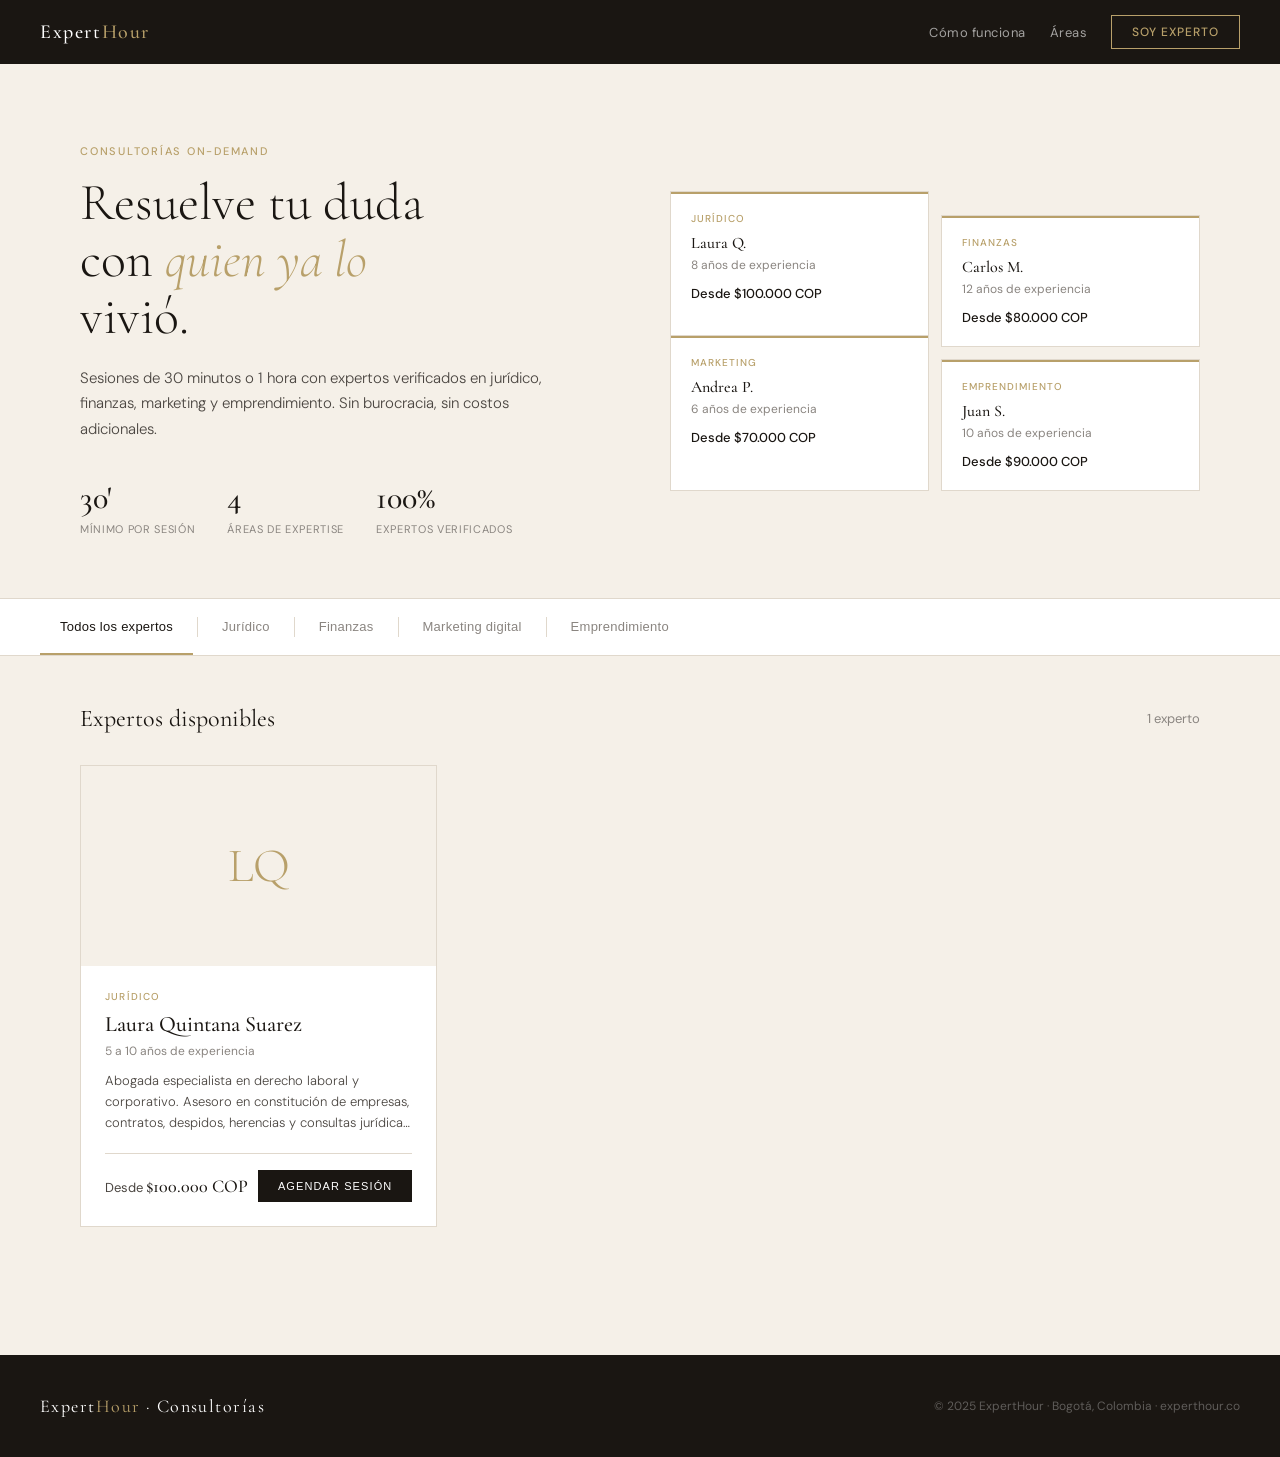
<file: experthour_plataforma.html>
<!DOCTYPE html>
<html lang="es">
<head>
<meta charset="UTF-8">
<meta name="viewport" content="width=device-width, initial-scale=1.0">
<title>ExpertHour — Consultorías</title>
<link rel="preconnect" href="https://fonts.googleapis.com">
<link href="https://fonts.googleapis.com/css2?family=Cormorant+Garamond:wght@300;400;500;600&family=DM+Sans:wght@300;400;500&display=swap" rel="stylesheet">
<style>
:root {
  --cream: #F5F0E8;
  --ink: #1A1612;
  --ink-light: #4A4540;
  --ink-faint: #8A8580;
  --gold: #B8A06A;
  --gold-light: #D4BC8A;
  --border: #E0D8CC;
  --white: #FFFFFF;
  --error: #C0392B;
  --success: #27AE60;
}

* { margin: 0; padding: 0; box-sizing: border-box; }

body {
  font-family: 'DM Sans', sans-serif;
  background: var(--cream);
  color: var(--ink);
  min-height: 100vh;
}

/* ── HEADER ── */
header {
  background: var(--ink);
  padding: 0 40px;
  display: flex;
  align-items: center;
  justify-content: space-between;
  height: 64px;
  position: sticky;
  top: 0;
  z-index: 100;
}

.logo {
  font-family: 'Cormorant Garamond', serif;
  font-size: 20px;
  font-weight: 500;
  color: var(--white);
  letter-spacing: 0.08em;
  text-decoration: none;
}

.logo span { color: var(--gold); }

nav { display: flex; align-items: center; gap: 24px; }

.nav-link {
  font-size: 13px;
  font-weight: 400;
  color: rgba(255,255,255,0.6);
  text-decoration: none;
  letter-spacing: 0.04em;
  transition: color 0.2s;
}
.nav-link:hover { color: var(--white); }

.btn-header {
  font-size: 12px;
  font-weight: 500;
  letter-spacing: 0.08em;
  text-transform: uppercase;
  padding: 8px 20px;
  border: 1px solid var(--gold);
  color: var(--gold);
  background: transparent;
  cursor: pointer;
  transition: all 0.2s;
  text-decoration: none;
}
.btn-header:hover { background: var(--gold); color: var(--ink); }

/* ── HERO ── */
.hero {
  padding: 80px 40px 60px;
  max-width: 1200px;
  margin: 0 auto;
  display: grid;
  grid-template-columns: 1fr 1fr;
  gap: 60px;
  align-items: center;
}

.hero-eyebrow {
  font-size: 11px;
  font-weight: 500;
  letter-spacing: 0.16em;
  text-transform: uppercase;
  color: var(--gold);
  margin-bottom: 16px;
}

.hero-title {
  font-family: 'Cormorant Garamond', serif;
  font-size: 52px;
  font-weight: 300;
  line-height: 1.1;
  color: var(--ink);
  margin-bottom: 20px;
}

.hero-title em {
  font-style: italic;
  color: var(--gold);
}

.hero-desc {
  font-size: 15px;
  font-weight: 300;
  line-height: 1.7;
  color: var(--ink-light);
  margin-bottom: 36px;
  max-width: 480px;
}

.hero-stats {
  display: flex;
  gap: 32px;
}

.stat-num {
  font-family: 'Cormorant Garamond', serif;
  font-size: 32px;
  font-weight: 500;
  color: var(--ink);
  display: block;
}

.stat-label {
  font-size: 11px;
  font-weight: 400;
  color: var(--ink-faint);
  letter-spacing: 0.06em;
  text-transform: uppercase;
}

.hero-visual {
  display: grid;
  grid-template-columns: 1fr 1fr;
  gap: 12px;
}

.hero-card {
  background: var(--white);
  border: 1px solid var(--border);
  padding: 20px;
  position: relative;
  overflow: hidden;
}

.hero-card::before {
  content: '';
  position: absolute;
  top: 0; left: 0; right: 0;
  height: 2px;
  background: var(--gold);
}

.hero-card:nth-child(2) { margin-top: 24px; }
.hero-card:nth-child(3) { margin-top: -24px; }

.card-area {
  font-size: 10px;
  font-weight: 500;
  letter-spacing: 0.1em;
  text-transform: uppercase;
  color: var(--gold);
  margin-bottom: 8px;
}

.card-name {
  font-family: 'Cormorant Garamond', serif;
  font-size: 16px;
  font-weight: 500;
  color: var(--ink);
  margin-bottom: 4px;
}

.card-exp {
  font-size: 12px;
  color: var(--ink-faint);
}

.card-price {
  margin-top: 12px;
  font-size: 13px;
  font-weight: 500;
  color: var(--ink);
}

/* ── FILTERS ── */
.filters-section {
  background: var(--white);
  border-top: 1px solid var(--border);
  border-bottom: 1px solid var(--border);
  padding: 0 40px;
}

.filters-inner {
  max-width: 1200px;
  margin: 0 auto;
  display: flex;
  align-items: center;
  gap: 0;
  height: 56px;
  overflow-x: auto;
}

.filter-btn {
  font-size: 13px;
  font-weight: 400;
  color: var(--ink-faint);
  background: none;
  border: none;
  border-bottom: 2px solid transparent;
  padding: 0 20px;
  height: 56px;
  cursor: pointer;
  transition: all 0.2s;
  white-space: nowrap;
  letter-spacing: 0.02em;
}

.filter-btn:hover { color: var(--ink); }
.filter-btn.active { color: var(--ink); border-bottom-color: var(--gold); font-weight: 500; }

.filter-divider { width: 1px; height: 20px; background: var(--border); margin: 0 4px; }

/* ── DIRECTORY ── */
.directory {
  max-width: 1200px;
  margin: 0 auto;
  padding: 48px 40px;
}

.directory-header {
  display: flex;
  align-items: center;
  justify-content: space-between;
  margin-bottom: 32px;
}

.directory-title {
  font-family: 'Cormorant Garamond', serif;
  font-size: 24px;
  font-weight: 400;
  color: var(--ink);
}

.directory-count {
  font-size: 13px;
  color: var(--ink-faint);
}

.experts-grid {
  display: grid;
  grid-template-columns: repeat(auto-fill, minmax(340px, 1fr));
  gap: 24px;
}

/* ── EXPERT CARD ── */
.expert-card {
  background: var(--white);
  border: 1px solid var(--border);
  overflow: hidden;
  transition: border-color 0.2s, transform 0.2s;
  cursor: pointer;
}

.expert-card:hover {
  border-color: var(--gold);
  transform: translateY(-2px);
}

.expert-card-img {
  width: 100%;
  height: 200px;
  object-fit: cover;
  background: var(--cream);
  display: flex;
  align-items: center;
  justify-content: center;
  font-family: 'Cormorant Garamond', serif;
  font-size: 48px;
  font-weight: 300;
  color: var(--gold);
}

.expert-card-body { padding: 24px; }

.expert-area {
  font-size: 10px;
  font-weight: 500;
  letter-spacing: 0.12em;
  text-transform: uppercase;
  color: var(--gold);
  margin-bottom: 8px;
}

.expert-name {
  font-family: 'Cormorant Garamond', serif;
  font-size: 22px;
  font-weight: 500;
  color: var(--ink);
  margin-bottom: 6px;
}

.expert-exp {
  font-size: 12px;
  color: var(--ink-faint);
  margin-bottom: 12px;
}

.expert-desc {
  font-size: 13px;
  font-weight: 300;
  color: var(--ink-light);
  line-height: 1.6;
  margin-bottom: 20px;
  display: -webkit-box;
  -webkit-line-clamp: 3;
  -webkit-box-orient: vertical;
  overflow: hidden;
}

.expert-footer {
  display: flex;
  align-items: center;
  justify-content: space-between;
  border-top: 1px solid var(--border);
  padding-top: 16px;
}

.expert-price {
  font-size: 13px;
  color: var(--ink-light);
}

.expert-price strong {
  font-family: 'Cormorant Garamond', serif;
  font-size: 18px;
  font-weight: 500;
  color: var(--ink);
}

.btn-agendar {
  font-size: 11px;
  font-weight: 500;
  letter-spacing: 0.1em;
  text-transform: uppercase;
  padding: 10px 20px;
  background: var(--ink);
  color: var(--white);
  border: none;
  cursor: pointer;
  transition: background 0.2s;
}

.btn-agendar:hover { background: var(--gold); }

/* ── MODAL OVERLAY ── */
.modal-overlay {
  position: fixed;
  inset: 0;
  background: rgba(26,22,18,0.7);
  z-index: 1000;
  display: none;
  align-items: center;
  justify-content: center;
  padding: 20px;
  backdrop-filter: blur(4px);
}

.modal-overlay.active { display: flex; }

.modal {
  background: var(--white);
  width: 100%;
  max-width: 560px;
  max-height: 90vh;
  overflow-y: auto;
  position: relative;
  animation: slideUp 0.3s ease;
}

@keyframes slideUp {
  from { opacity: 0; transform: translateY(20px); }
  to { opacity: 1; transform: translateY(0); }
}

.modal-header {
  background: var(--ink);
  padding: 28px 32px;
  display: flex;
  align-items: flex-start;
  justify-content: space-between;
}

.modal-expert-info { flex: 1; }

.modal-area {
  font-size: 10px;
  font-weight: 500;
  letter-spacing: 0.12em;
  text-transform: uppercase;
  color: var(--gold);
  margin-bottom: 6px;
}

.modal-name {
  font-family: 'Cormorant Garamond', serif;
  font-size: 26px;
  font-weight: 400;
  color: var(--white);
  margin-bottom: 4px;
}

.modal-exp {
  font-size: 12px;
  color: rgba(255,255,255,0.5);
}

.modal-close {
  background: none;
  border: none;
  color: rgba(255,255,255,0.5);
  font-size: 24px;
  cursor: pointer;
  line-height: 1;
  padding: 0;
  margin-left: 16px;
  transition: color 0.2s;
}
.modal-close:hover { color: var(--white); }

.modal-body { padding: 32px; }

.modal-section-title {
  font-size: 11px;
  font-weight: 500;
  letter-spacing: 0.1em;
  text-transform: uppercase;
  color: var(--ink-faint);
  margin-bottom: 16px;
}

/* Sesión selector */
.session-options {
  display: grid;
  grid-template-columns: 1fr 1fr;
  gap: 12px;
  margin-bottom: 28px;
}

.session-opt {
  border: 1px solid var(--border);
  padding: 16px;
  cursor: pointer;
  transition: all 0.2s;
  position: relative;
}

.session-opt:hover { border-color: var(--gold); }
.session-opt.selected { border-color: var(--ink); background: var(--cream); }

.session-opt.selected::after {
  content: '✓';
  position: absolute;
  top: 8px; right: 10px;
  font-size: 12px;
  color: var(--gold);
}

.session-duration {
  font-family: 'Cormorant Garamond', serif;
  font-size: 22px;
  font-weight: 500;
  color: var(--ink);
  margin-bottom: 4px;
}

.session-price {
  font-size: 13px;
  color: var(--ink-light);
}

/* Form */
.form-group { margin-bottom: 20px; }

.form-label {
  display: block;
  font-size: 11px;
  font-weight: 500;
  letter-spacing: 0.08em;
  text-transform: uppercase;
  color: var(--ink-faint);
  margin-bottom: 8px;
}

.form-input,
.form-textarea {
  width: 100%;
  font-family: 'DM Sans', sans-serif;
  font-size: 14px;
  font-weight: 300;
  color: var(--ink);
  background: var(--cream);
  border: 1px solid var(--border);
  padding: 12px 14px;
  outline: none;
  transition: border-color 0.2s;
  resize: none;
}

.form-input:focus,
.form-textarea:focus { border-color: var(--ink); }

.form-textarea { min-height: 120px; }

.form-hint {
  font-size: 11px;
  color: var(--ink-faint);
  margin-top: 6px;
  line-height: 1.5;
}

.modal-footer {
  padding: 24px 32px 32px;
  border-top: 1px solid var(--border);
}

.btn-submit {
  width: 100%;
  font-family: 'DM Sans', sans-serif;
  font-size: 12px;
  font-weight: 500;
  letter-spacing: 0.12em;
  text-transform: uppercase;
  padding: 16px;
  background: var(--ink);
  color: var(--white);
  border: none;
  cursor: pointer;
  transition: background 0.2s;
}

.btn-submit:hover { background: var(--gold); }
.btn-submit:disabled { background: var(--ink-faint); cursor: not-allowed; }

.modal-disclaimer {
  font-size: 11px;
  color: var(--ink-faint);
  text-align: center;
  margin-top: 12px;
  line-height: 1.5;
}

/* ── SUCCESS STATE ── */
.success-state {
  display: none;
  padding: 48px 32px;
  text-align: center;
}

.success-state.active { display: block; }

.success-icon {
  width: 56px;
  height: 56px;
  border: 1px solid var(--gold);
  border-radius: 50%;
  display: flex;
  align-items: center;
  justify-content: center;
  margin: 0 auto 20px;
  font-size: 22px;
}

.success-title {
  font-family: 'Cormorant Garamond', serif;
  font-size: 28px;
  font-weight: 400;
  color: var(--ink);
  margin-bottom: 12px;
}

.success-desc {
  font-size: 14px;
  font-weight: 300;
  color: var(--ink-light);
  line-height: 1.7;
  max-width: 380px;
  margin: 0 auto 28px;
}

.success-steps {
  text-align: left;
  background: var(--cream);
  border: 1px solid var(--border);
  padding: 20px 24px;
  margin-bottom: 24px;
}

.success-step {
  display: flex;
  gap: 12px;
  align-items: flex-start;
  margin-bottom: 12px;
  font-size: 13px;
  color: var(--ink-light);
  line-height: 1.5;
}

.success-step:last-child { margin-bottom: 0; }

.step-num {
  width: 20px;
  height: 20px;
  background: var(--ink);
  color: var(--white);
  border-radius: 50%;
  display: flex;
  align-items: center;
  justify-content: center;
  font-size: 11px;
  font-weight: 500;
  flex-shrink: 0;
  margin-top: 1px;
}

/* ── EMPTY STATE ── */
.empty-state {
  text-align: center;
  padding: 80px 40px;
  display: none;
}

.empty-state.active { display: block; }

.empty-title {
  font-family: 'Cormorant Garamond', serif;
  font-size: 24px;
  font-weight: 400;
  color: var(--ink);
  margin-bottom: 8px;
}

.empty-desc {
  font-size: 14px;
  color: var(--ink-faint);
}

/* ── FOOTER ── */
footer {
  background: var(--ink);
  padding: 40px;
  margin-top: 80px;
}

.footer-inner {
  max-width: 1200px;
  margin: 0 auto;
  display: flex;
  align-items: center;
  justify-content: space-between;
}

.footer-logo {
  font-family: 'Cormorant Garamond', serif;
  font-size: 18px;
  font-weight: 400;
  color: var(--white);
  letter-spacing: 0.08em;
}

.footer-logo span { color: var(--gold); }

.footer-copy {
  font-size: 12px;
  color: rgba(255,255,255,0.3);
}

/* ── RESPONSIVE ── */
@media (max-width: 768px) {
  header { padding: 0 20px; }
  .hero { grid-template-columns: 1fr; padding: 40px 20px; gap: 32px; }
  .hero-visual { display: none; }
  .hero-title { font-size: 36px; }
  .filters-section { padding: 0 20px; }
  .directory { padding: 32px 20px; }
  .experts-grid { grid-template-columns: 1fr; }
  .modal-body { padding: 24px; }
  .modal-footer { padding: 20px 24px 28px; }
  footer { padding: 24px 20px; }
  .footer-inner { flex-direction: column; gap: 12px; text-align: center; }
  nav { display: none; }
}
</style>
</head>
<body>

<!-- HEADER -->
<header>
  <a href="#" class="logo">Expert<span>Hour</span></a>
  <nav>
    <a href="#" class="nav-link">Cómo funciona</a>
    <a href="#" class="nav-link">Áreas</a>
    <a href="https://aguileracisf.typeform.com/to/cfr8AP9G" class="btn-header" target="_blank">Soy experto</a>
  </nav>
</header>

<!-- HERO -->
<section class="hero">
  <div class="hero-content">
    <p class="hero-eyebrow">Consultorías on-demand</p>
    <h1 class="hero-title">Resuelve tu duda<br>con <em>quien ya lo</em><br>vivió.</h1>
    <p class="hero-desc">Sesiones de 30 minutos o 1 hora con expertos verificados en jurídico, finanzas, marketing y emprendimiento. Sin burocracia, sin costos adicionales.</p>
    <div class="hero-stats">
      <div>
        <span class="stat-num">30'</span>
        <span class="stat-label">Mínimo por sesión</span>
      </div>
      <div>
        <span class="stat-num">4</span>
        <span class="stat-label">Áreas de expertise</span>
      </div>
      <div>
        <span class="stat-num">100%</span>
        <span class="stat-label">Expertos verificados</span>
      </div>
    </div>
  </div>
  <div class="hero-visual">
    <div class="hero-card">
      <div class="card-area">Jurídico</div>
      <div class="card-name">Laura Q.</div>
      <div class="card-exp">8 años de experiencia</div>
      <div class="card-price">Desde $100.000 COP</div>
    </div>
    <div class="hero-card">
      <div class="card-area">Finanzas</div>
      <div class="card-name">Carlos M.</div>
      <div class="card-exp">12 años de experiencia</div>
      <div class="card-price">Desde $80.000 COP</div>
    </div>
    <div class="hero-card">
      <div class="card-area">Marketing</div>
      <div class="card-name">Andrea P.</div>
      <div class="card-exp">6 años de experiencia</div>
      <div class="card-price">Desde $70.000 COP</div>
    </div>
    <div class="hero-card">
      <div class="card-area">Emprendimiento</div>
      <div class="card-name">Juan S.</div>
      <div class="card-exp">10 años de experiencia</div>
      <div class="card-price">Desde $90.000 COP</div>
    </div>
  </div>
</section>

<!-- FILTERS -->
<div class="filters-section">
  <div class="filters-inner">
    <button class="filter-btn active" onclick="filterExperts('todos', this)">Todos los expertos</button>
    <div class="filter-divider"></div>
    <button class="filter-btn" onclick="filterExperts('Jurídico', this)">Jurídico</button>
    <div class="filter-divider"></div>
    <button class="filter-btn" onclick="filterExperts('Finanzas', this)">Finanzas</button>
    <div class="filter-divider"></div>
    <button class="filter-btn" onclick="filterExperts('Marketing digital', this)">Marketing digital</button>
    <div class="filter-divider"></div>
    <button class="filter-btn" onclick="filterExperts('Emprendimiento', this)">Emprendimiento</button>
  </div>
</div>

<!-- DIRECTORY -->
<section class="directory">
  <div class="directory-header">
    <h2 class="directory-title">Expertos disponibles</h2>
    <span class="directory-count" id="count">1 experto</span>
  </div>
  <div class="experts-grid" id="expertsGrid"></div>
  <div class="empty-state" id="emptyState">
    <p class="empty-title">No hay expertos en esta área aún</p>
    <p class="empty-desc">Estamos incorporando más expertos. Vuelve pronto.</p>
  </div>
</section>

<!-- FOOTER -->
<footer>
  <div class="footer-inner">
    <div class="footer-logo">Expert<span>Hour</span> · Consultorías</div>
    <p class="footer-copy">© 2025 ExpertHour · Bogotá, Colombia · experthour.co</p>
  </div>
</footer>

<!-- MODAL -->
<div class="modal-overlay" id="modalOverlay" onclick="handleOverlayClick(event)">
  <div class="modal" id="modal">
    <div class="modal-header">
      <div class="modal-expert-info">
        <div class="modal-area" id="modalArea"></div>
        <div class="modal-name" id="modalName"></div>
        <div class="modal-exp" id="modalExp"></div>
      </div>
      <button class="modal-close" onclick="closeModal()">×</button>
    </div>

    <!-- FORM STATE -->
    <div id="formState">
      <div class="modal-body">
        <p class="modal-section-title">Elige tu tipo de sesión</p>
        <div class="session-options">
          <div class="session-opt selected" id="opt30" onclick="selectSession(30)">
            <div class="session-duration">30 min</div>
            <div class="session-price" id="price30"></div>
          </div>
          <div class="session-opt" id="opt60" onclick="selectSession(60)">
            <div class="session-duration">60 min</div>
            <div class="session-price" id="price60"></div>
          </div>
        </div>

        <p class="modal-section-title">Cuéntale al experto tu consulta</p>

        <div class="form-group">
          <label class="form-label">Tu nombre completo *</label>
          <input type="text" class="form-input" id="clientName" placeholder="Ej. María Rodríguez">
        </div>

        <div class="form-group">
          <label class="form-label">Tu correo electrónico *</label>
          <input type="email" class="form-input" id="clientEmail" placeholder="tu@correo.com">
        </div>

        <div class="form-group">
          <label class="form-label">Describe tu consulta *</label>
          <textarea class="form-textarea" id="consultaDesc" placeholder="Cuéntale al experto qué necesitas resolver. Sé específico — esto le ayudará a prepararse y decidir si puede ayudarte."></textarea>
          <p class="form-hint">El experto revisará tu consulta antes de confirmar la sesión. Te contactaremos en menos de 24 horas.</p>
        </div>
      </div>

      <div class="modal-footer">
        <button class="btn-submit" id="submitBtn" onclick="submitRequest()">Enviar solicitud</button>
        <p class="modal-disclaimer">Al enviar, aceptas que el experto revise tu consulta antes de confirmar. El pago se realiza solo cuando la sesión es aceptada.</p>
      </div>
    </div>

    <!-- SUCCESS STATE -->
    <div class="success-state" id="successState">
      <div class="success-icon">✓</div>
      <h3 class="success-title">¡Solicitud enviada!</h3>
      <p class="success-desc">Tu consulta fue enviada a <strong id="successExpert"></strong>. Ahora el proceso es simple:</p>
      <div class="success-steps">
        <div class="success-step">
          <div class="step-num">1</div>
          <div>El experto revisa tu consulta y decide si puede ayudarte.</div>
        </div>
        <div class="success-step">
          <div class="step-num">2</div>
          <div>Si acepta, recibirás un correo con el link de pago y el link para agendar la sesión.</div>
        </div>
        <div class="success-step">
          <div class="step-num">3</div>
          <div>Pagas, agendas y tienes tu sesión. Sin más pasos.</div>
        </div>
      </div>
      <button class="btn-submit" onclick="closeModal()" style="max-width: 240px; margin: 0 auto; display: block;">Entendido</button>
    </div>
  </div>
</div>

<script>
// ── DATA ──
const experts = [
  {
    id: 1,
    name: "Laura Quintana Suarez",
    area: "Jurídico",
    experiencia: "5 a 10 años",
    descripcion: "Abogada especialista en derecho laboral y corporativo. Asesoro en constitución de empresas, contratos, despidos, herencias y consultas jurídicas del día a día.",
    tarifa30: 100000,
    tarifa60: 180000,
    initials: "LQ",
    activo: true
  }
];

let selectedSession = 30;
let currentExpert = null;

// ── RENDER EXPERTS ──
function formatCOP(n) {
  return '$' + n.toLocaleString('es-CO') + ' COP';
}

function renderExperts(list) {
  const grid = document.getElementById('expertsGrid');
  const empty = document.getElementById('emptyState');
  const count = document.getElementById('count');

  const active = list.filter(e => e.activo);
  count.textContent = active.length + (active.length === 1 ? ' experto' : ' expertos');

  if (active.length === 0) {
    grid.innerHTML = '';
    empty.classList.add('active');
    return;
  }

  empty.classList.remove('active');
  grid.innerHTML = active.map(e => `
    <div class="expert-card" onclick="openModal(${e.id})">
      <div class="expert-card-img">${e.initials}</div>
      <div class="expert-card-body">
        <div class="expert-area">${e.area}</div>
        <div class="expert-name">${e.name}</div>
        <div class="expert-exp">${e.experiencia} de experiencia</div>
        <div class="expert-desc">${e.descripcion}</div>
        <div class="expert-footer">
          <div class="expert-price">Desde <strong>${formatCOP(e.tarifa30)}</strong></div>
          <button class="btn-agendar" onclick="event.stopPropagation(); openModal(${e.id})">Agendar sesión</button>
        </div>
      </div>
    </div>
  `).join('');
}

function filterExperts(area, btn) {
  document.querySelectorAll('.filter-btn').forEach(b => b.classList.remove('active'));
  btn.classList.add('active');
  const filtered = area === 'todos' ? experts : experts.filter(e => e.area === area);
  renderExperts(filtered);
}

// ── MODAL ──
function openModal(id) {
  currentExpert = experts.find(e => e.id === id);
  if (!currentExpert) return;

  document.getElementById('modalArea').textContent = currentExpert.area;
  document.getElementById('modalName').textContent = currentExpert.name;
  document.getElementById('modalExp').textContent = currentExpert.experiencia + ' de experiencia';
  document.getElementById('price30').textContent = formatCOP(currentExpert.tarifa30);
  document.getElementById('price60').textContent = formatCOP(currentExpert.tarifa60);

  selectedSession = 30;
  document.getElementById('opt30').classList.add('selected');
  document.getElementById('opt60').classList.remove('selected');

  document.getElementById('clientName').value = '';
  document.getElementById('clientEmail').value = '';
  document.getElementById('consultaDesc').value = '';

  document.getElementById('formState').style.display = 'block';
  document.getElementById('successState').classList.remove('active');

  document.getElementById('modalOverlay').classList.add('active');
  document.body.style.overflow = 'hidden';
}

function closeModal() {
  document.getElementById('modalOverlay').classList.remove('active');
  document.body.style.overflow = '';
}

function handleOverlayClick(e) {
  if (e.target === document.getElementById('modalOverlay')) closeModal();
}

function selectSession(mins) {
  selectedSession = mins;
  document.getElementById('opt30').classList.toggle('selected', mins === 30);
  document.getElementById('opt60').classList.toggle('selected', mins === 60);
}

function submitRequest() {
  const name = document.getElementById('clientName').value.trim();
  const email = document.getElementById('clientEmail').value.trim();
  const desc = document.getElementById('consultaDesc').value.trim();

  if (!name || !email || !desc) {
    alert('Por favor completa todos los campos antes de enviar.');
    return;
  }

  if (!email.includes('@')) {
    alert('Por favor ingresa un correo electrónico válido.');
    return;
  }

  const btn = document.getElementById('submitBtn');
  btn.disabled = true;
  btn.textContent = 'Enviando...';

  // Envío a Formspree → llega a expertos@experthour.co
  fetch("https://formspree.io/f/mjglbaoz", {
    method: "POST",
    headers: { "Content-Type": "application/json" },
    body: JSON.stringify({
      experto: currentExpert.name,
      area: currentExpert.area,
      sesion: selectedSession + " minutos",
      tarifa: formatCOP(selectedSession === 30 ? currentExpert.tarifa30 : currentExpert.tarifa60),
      cliente_nombre: name,
      cliente_email: email,
      consulta: desc,
      _subject: "Nueva solicitud de sesión — ExpertHour"
    })
  })
  .then(() => {
    document.getElementById("formState").style.display = "none";
    document.getElementById("successState").classList.add("active");
    document.getElementById("successExpert").textContent = currentExpert.name;
    btn.disabled = false;
    btn.textContent = "Enviar solicitud";
  })
  .catch(() => {
    document.getElementById("formState").style.display = "none";
    document.getElementById("successState").classList.add("active");
    document.getElementById("successExpert").textContent = currentExpert.name;
    btn.disabled = false;
    btn.textContent = "Enviar solicitud";
  });
}

// ── INIT ──
renderExperts(experts);
</script>
</body>
</html>
</file>
